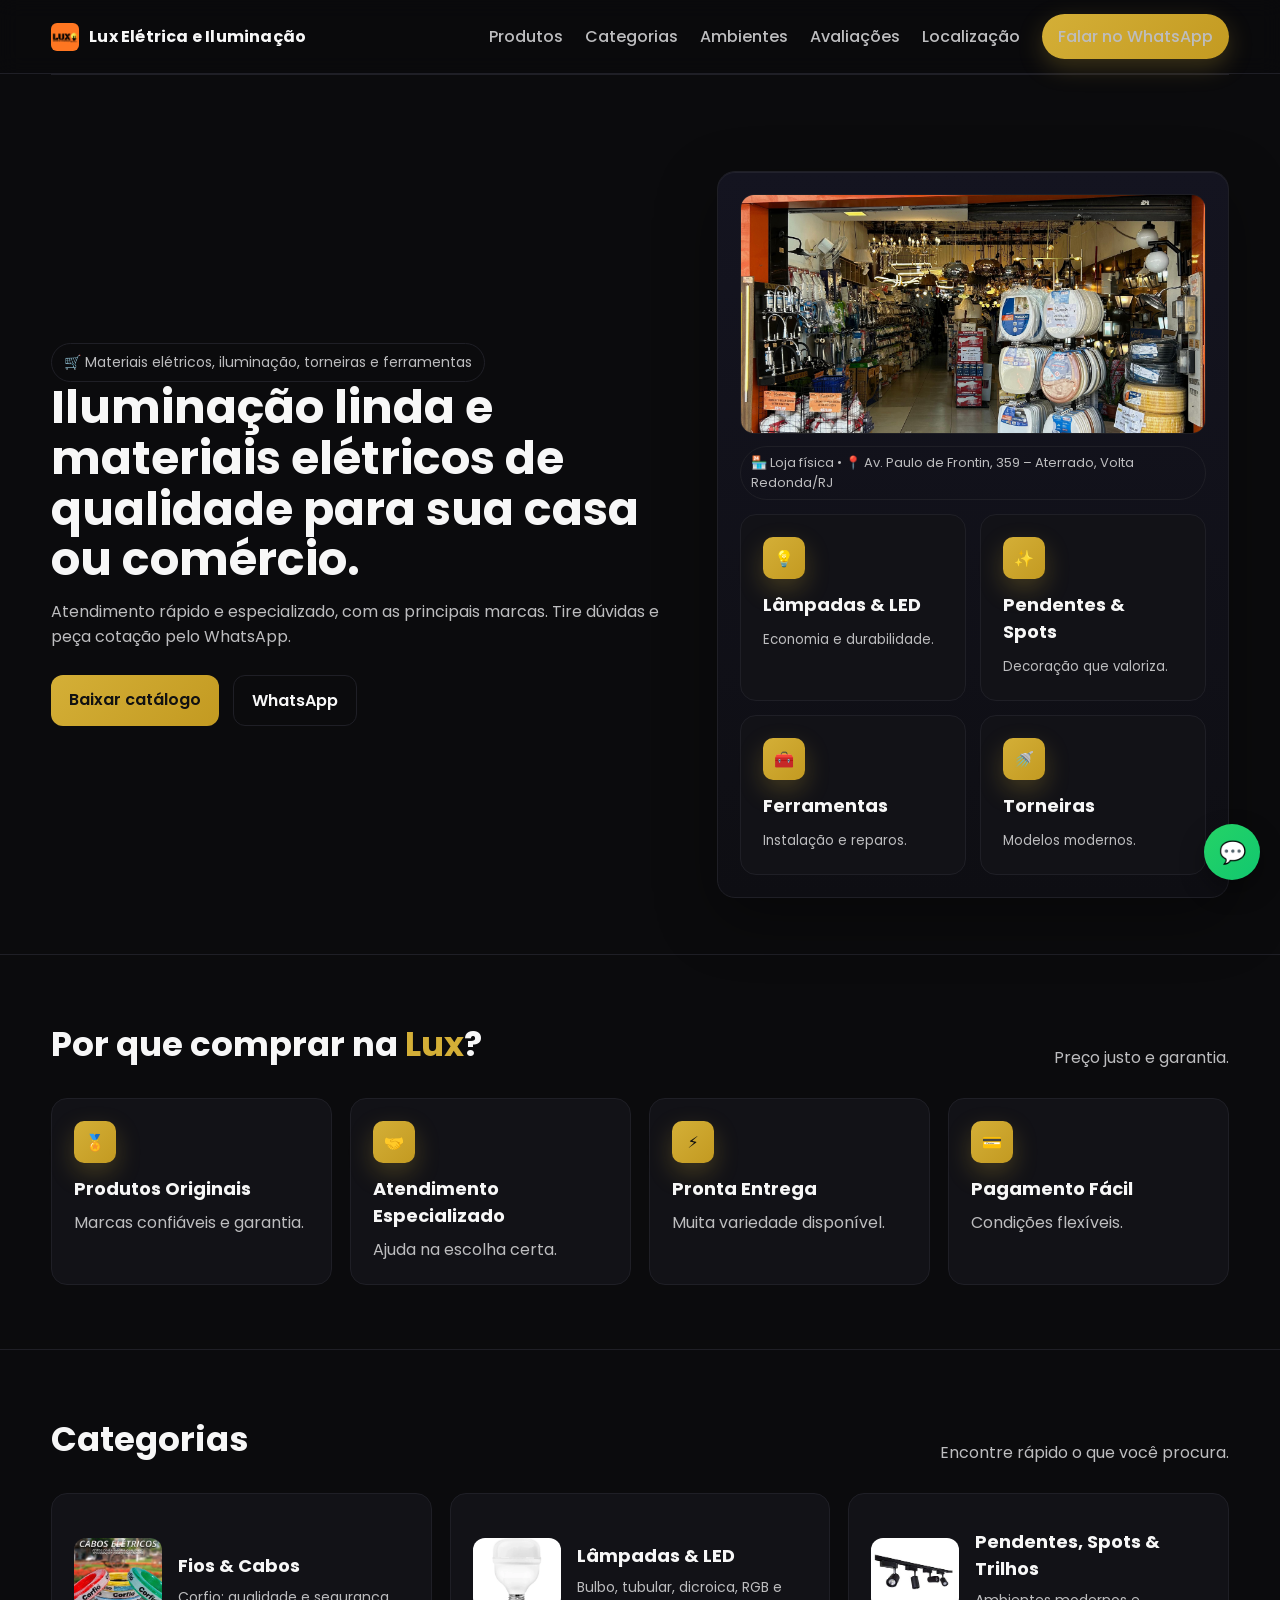
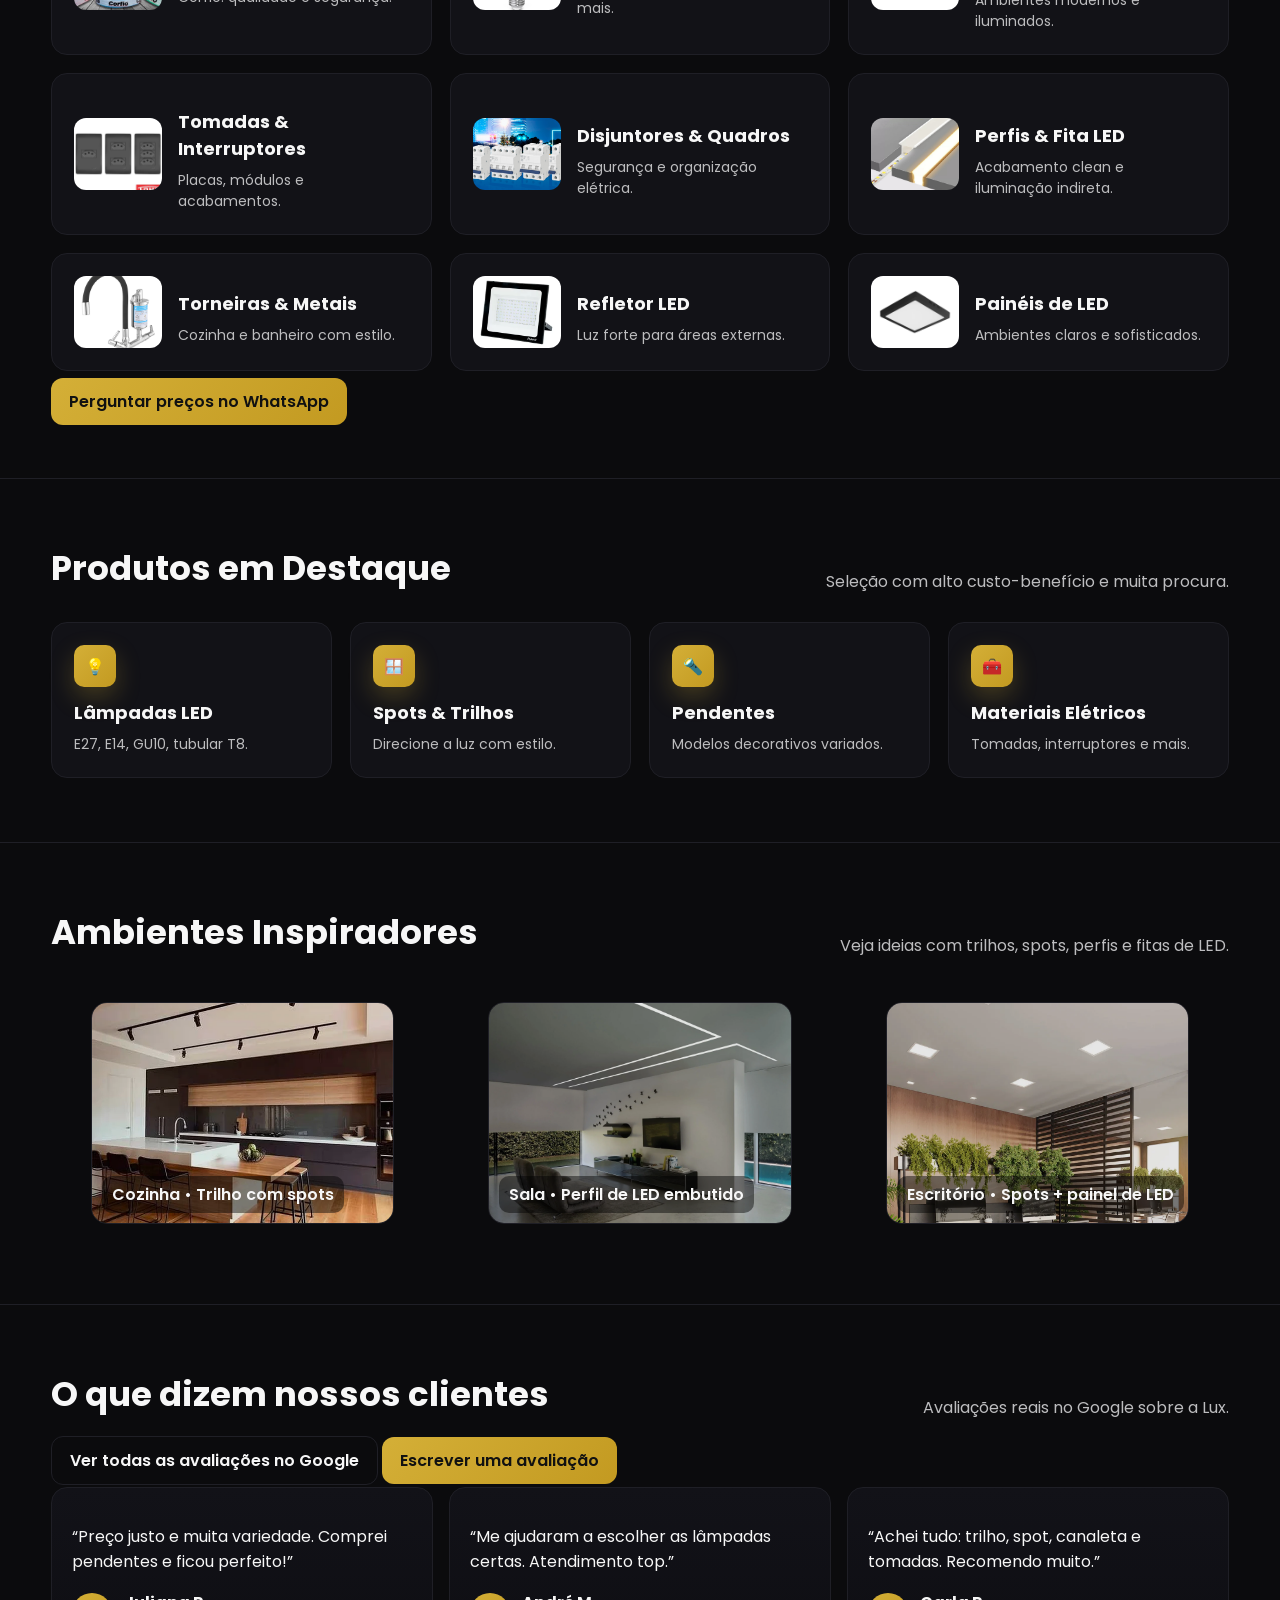
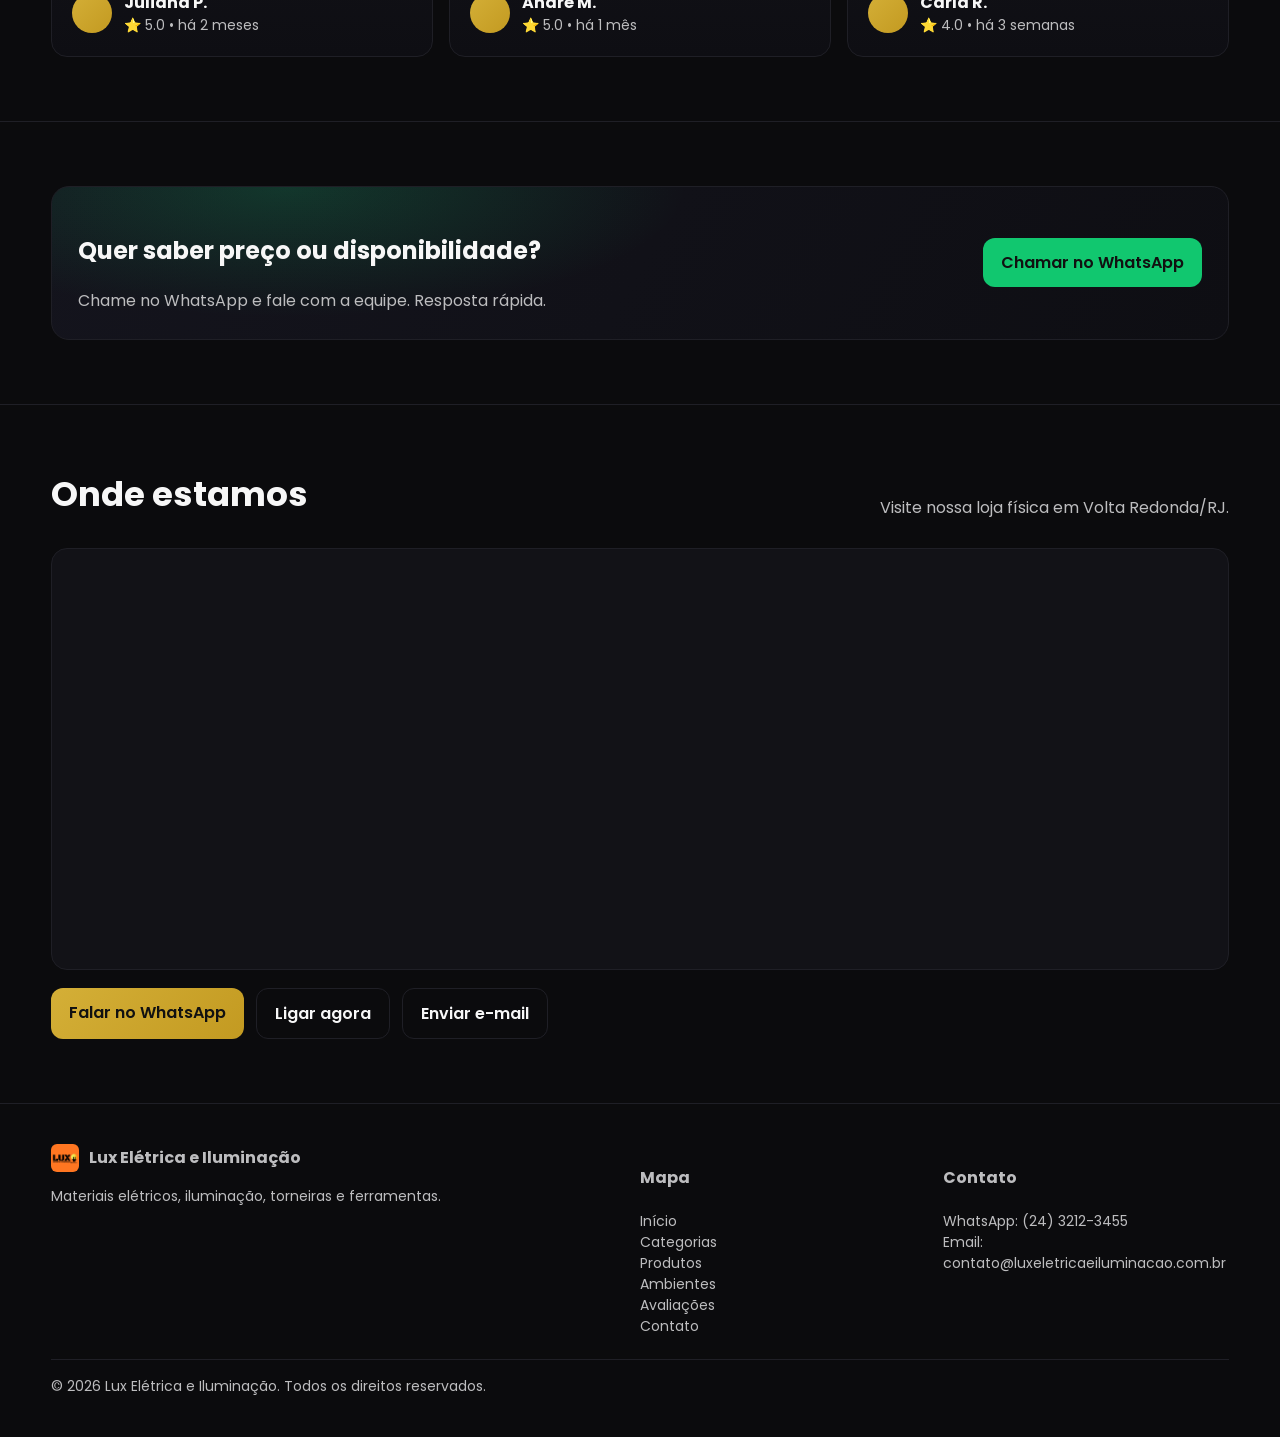
<file: index.html>
<!DOCTYPE html>
<html lang="pt-BR">
<head>
  <meta charset="UTF-8" />
  <meta name="viewport" content="width=device-width, initial-scale=1" />
  <title>Lux Elétrica e Iluminação — Materiais elétricos, LED e torneiras</title>
  <meta name="description" content="Lux Elétrica e Iluminação em Volta Redonda/RJ. Materiais elétricos, iluminação LED, pendentes, spots, torneiras e ferramentas. Atendimento rápido pelo WhatsApp." />

  <!-- FONTE -->
  <link rel="preconnect" href="https://fonts.googleapis.com">
  <link rel="preconnect" href="https://fonts.gstatic.com" crossorigin>
  <link href="https://fonts.googleapis.com/css2?family=Poppins:wght@300;400;500;600;700&display=swap" rel="stylesheet">

  <!-- FAVICONS (opcional) -->
  <link rel="icon" href="img/favicon.png" sizes="32x32">
  <link rel="apple-touch-icon" href="img/apple-touch-icon.png">

  <!-- OG / SOCIAL -->
  <meta property="og:title" content="Lux Elétrica e Iluminação" />
  <meta property="og:description" content="Materiais elétricos e iluminação com atendimento especializado. Fale no WhatsApp." />
  <meta property="og:image" content="img/preview.jpg" />
  <meta property="og:type" content="website" />
  <meta property="og:locale" content="pt_BR" />

  <!-- SCHEMA.ORG (opcional) -->
  <script type="application/ld+json">
  {
    "@context": "https://schema.org",
    "@type": "HardwareStore",
    "name": "Lux Elétrica e Iluminação",
    "image": "img/preview.jpg",
    "address": {
      "@type": "PostalAddress",
      "streetAddress": "Av. Paulo de Frontin, 359 – Aterrado",
      "addressLocality": "Volta Redonda",
      "addressRegion": "RJ",
      "postalCode": "27213-230",
      "addressCountry": "BR"
    },
    "telephone": "+55 24 3212-3455",
    "url": "/"
  }
  </script>

  <link rel="stylesheet" href="style.css">
</head>
<body>
  <!-- HEADER -->
  <header class="site-header" data-scrolled="false">
    <div class="container nav">
      <a href="#inicio" class="brand" aria-label="Ir para o início">
        <img src="img/logo.png" class="logo-img" alt="Logo Lux Elétrica e Iluminação" height="32" width="32" decoding="async">
        <span class="brand-title">Lux Elétrica e Iluminação</span>
      </a>

      <button class="mobile-toggle" aria-label="Abrir menu" aria-controls="menu" aria-expanded="false">
        <span class="hamburger" aria-hidden="true"></span>
        <span class="sr-only">Menu</span>
      </button>

      <nav id="menu" class="menu" aria-label="principal">
        <a href="img/catalogo.pdf" download rel="noopener">Produtos</a>
        <a href="#servicos">Categorias</a>
        <a href="#projetos">Ambientes</a>
        <a href="#depoimentos">Avaliações</a>
        <a href="#contato">Localização</a>
        <a class="cta" href="https://wa.me/552432123455?text=Olá%20Lux!%20Quero%20saber%20sobre%20um%20produto." target="_blank" rel="noopener">Falar no WhatsApp</a>
      </nav>
    </div>
  </header>

  <!-- HERO -->
  <section id="inicio" class="container hero">
    <div class="hero-copy">
      <span class="tagline">🛒 Materiais elétricos, iluminação, torneiras e ferramentas</span>
      <h1>Iluminação linda e materiais elétricos de qualidade para sua casa ou comércio.</h1>
      <p>Atendimento rápido e especializado, com as principais marcas. Tire dúvidas e peça cotação pelo WhatsApp.</p>
      <div class="actions">
        <a class="btn primary" download>Baixar catálogo</a>
        <a class="btn" href="https://wa.me/552432123455?text=Olá%20Lux!%20Quero%20ajuda%20para%20escolher%20um%20produto." target="_blank" rel="noopener">WhatsApp</a>
      </div>
    </div>

    <div>
      <div class="hero-card">
        <img src="img/loja.jpg" class="hero-photo" alt="Fachada da Lux Elétrica e Iluminação" loading="eager" width="960" height="540">
        <div class="chip">🏪 Loja física • 📍 Av. Paulo de Frontin, 359 – Aterrado, Volta Redonda/RJ</div>
        <div class="hero-grid">
          <article class="card"><div class="icon">💡</div><h3>Lâmpadas & LED</h3><small>Economia e durabilidade.</small></article>
          <article class="card"><div class="icon">✨</div><h3>Pendentes & Spots</h3><small>Decoração que valoriza.</small></article>
          <article class="card"><div class="icon">🧰</div><h3>Ferramentas</h3><small>Instalação e reparos.</small></article>
          <article class="card"><div class="icon">🚿</div><h3>Torneiras</h3><small>Modelos modernos.</small></article>
        </div>
      </div>
    </div>
  </section>

  <!-- BENEFÍCIOS -->
  <section aria-labelledby="beneficios-title">
    <div class="container">
      <div class="section-title">
        <h2 id="beneficios-title">Por que comprar na <span class="gold">Lux</span>?</h2>
        <p>Preço justo e garantia.</p>
      </div>
      <div class="grid cols-4">
        <article class="card"><div class="icon">🏅</div><h3>Produtos Originais</h3><p>Marcas confiáveis e garantia.</p></article>
        <article class="card"><div class="icon">🤝</div><h3>Atendimento Especializado</h3><p>Ajuda na escolha certa.</p></article>
        <article class="card"><div class="icon">⚡</div><h3>Pronta Entrega</h3><p>Muita variedade disponível.</p></article>
        <article class="card"><div class="icon">💳</div><h3>Pagamento Fácil</h3><p>Condições flexíveis.</p></article>
      </div>
    </div>
  </section>

  <!-- CATEGORIAS (com imagens locais que você vai inserir) -->
  <section id="servicos" aria-labelledby="categorias-title">
    <div class="container">
      <div class="section-title">
        <h2 id="categorias-title">Categorias</h2>
        <p>Encontre rápido o que você procura.</p>
      </div>

      <div class="grid cols-3">
        <article class="card service-card">
          <img src="img/fios_cabos.jpg" alt="Fios e Cabos" loading="lazy" width="176" height="144">
          <div><h3>Fios & Cabos</h3><p class="hint">Corfio: qualidade e segurança.</p></div>
        </article>

        <article class="card service-card">
          <img src="img/lampadas_led.jpg" alt="Lâmpadas e LED" loading="lazy" width="176" height="144">
          <div><h3>Lâmpadas & LED</h3><p class="hint">Bulbo, tubular, dicroica, RGB e mais.</p></div>
        </article>

        <article class="card service-card">
          <img src="img/pendentes_spots_trilhos.jpg" alt="Pendente, spots e trilhos" loading="lazy" width="176" height="144">
          <div><h3>Pendentes, Spots & Trilhos</h3><p class="hint">Ambientes modernos e iluminados.</p></div>
        </article>

        <article class="card service-card">
          <img src="img/tomadas_interruptores.jpg" alt="Tomadas e Interruptores" loading="lazy" width="176" height="144">
          <div><h3>Tomadas & Interruptores</h3><p class="hint">Placas, módulos e acabamentos.</p></div>
        </article>

        <article class="card service-card">
          <img src="img/disjuntores_quadros.jpg" alt="Disjuntores e quadros" loading="lazy" width="176" height="144">
          <div><h3>Disjuntores & Quadros</h3><p class="hint">Segurança e organização elétrica.</p></div>
        </article>

        <article class="card service-card">
          <img src="img/perfis_fita_led.jpg" alt="Perfis e fitas de LED" loading="lazy" width="176" height="144">
          <div><h3>Perfis & Fita LED</h3><p class="hint">Acabamento clean e iluminação indireta.</p></div>
        </article>

        <article class="card service-card">
          <img src="img/torneiras_metais.jpg" alt="Torneiras e metais" loading="lazy" width="176" height="144">
          <div><h3>Torneiras & Metais</h3><p class="hint">Cozinha e banheiro com estilo.</p></div>
        </article>

        <article class="card service-card">
          <img src="img/refletor_led.jpg" alt="Refletor LED" loading="lazy" width="176" height="144">
          <div><h3>Refletor LED</h3><p class="hint">Luz forte para áreas externas.</p></div>
        </article>

        <article class="card service-card">
          <img src="img/paineis_led.jpg" alt="Painéis de LED" loading="lazy" width="176" height="144">
          <div><h3>Painéis de LED</h3><p class="hint">Ambientes claros e sofisticados.</p></div>
        </article>
      </div>

      <div class="spacer"></div>
      <a class="btn primary" href="https://wa.me/552432123455?text=Olá%20Lux!%20Quero%20preços%20dessas%20categorias." target="_blank" rel="noopener">Perguntar preços no WhatsApp</a>
    </div>
  </section>

  <!-- PRODUTOS EM DESTAQUE -->
  <section id="produtos" aria-labelledby="destaques-title">
    <div class="container">
      <div class="section-title">
        <h2 id="destaques-title">Produtos em Destaque</h2>
        <p>Seleção com alto custo-benefício e muita procura.</p>
      </div>
      <div class="grid cols-4">
        <article class="card"><div class="icon">💡</div><h3>Lâmpadas LED</h3><p class="hint">E27, E14, GU10, tubular T8.</p></article>
        <article class="card"><div class="icon">🪟</div><h3>Spots & Trilhos</h3><p class="hint">Direcione a luz com estilo.</p></article>
        <article class="card"><div class="icon">🔦</div><h3>Pendentes</h3><p class="hint">Modelos decorativos variados.</p></article>
        <article class="card"><div class="icon">🧰</div><h3>Materiais Elétricos</h3><p class="hint">Tomadas, interruptores e mais.</p></article>
      </div>
    </div>
  </section>

  <!-- AMBIENTES (com imagens locais que você vai inserir) -->
  <section id="projetos" aria-labelledby="ambientes-title">
    <div class="container">
      <div class="section-title">
        <h2 id="ambientes-title">Ambientes Inspiradores</h2>
        <p>Veja ideias com trilhos, spots, perfis e fitas de LED.</p>
      </div>

      <div class="projects">
        <figure class="project">
          <img src="img/ambiente1_trilho_cozinha.jpg" alt="Cozinha com trilho e spots" loading="lazy" width="1200" height="220">
          <figcaption class="overlay-caption">Cozinha • Trilho com spots</figcaption>
        </figure>

        <figure class="project">
          <img src="img/ambiente2_perfil_led_sala.jpg" alt="Sala com perfil de LED embutido" loading="lazy" width="1200" height="220">
          <figcaption class="overlay-caption">Sala • Perfil de LED embutido</figcaption>
        </figure>

        <figure class="project">
          <img src="img/ambiente3_escritorio_spots_painel.jpg" alt="Escritório com spots e painel de LED" loading="lazy" width="1200" height="220">
          <figcaption class="overlay-caption">Escritório • Spots + painel de LED</figcaption>
        </figure>
      </div>
    </div>
  </section>

  <!-- DEPOIMENTOS -->
  <section id="depoimentos" aria-labelledby="reviews-title">
    <div class="container">
      <div class="section-title">
        <h2 id="reviews-title">O que dizem nossos clientes</h2>
        <p>Avaliações reais no Google sobre a Lux.</p>
      </div>

      <div class="actions" style="margin-bottom:14px">
        <a class="btn" id="btnAbrirAvaliacoes" target="_blank" rel="noopener">Ver todas as avaliações no Google</a>
        <a class="btn primary" id="btnEscreverAvaliacao" target="_blank" rel="noopener">Escrever uma avaliação</a>
      </div>

      <div id="reviews" class="testimonials" aria-live="polite" data-preloaded="true">
        <article class="testimonial">
          <p>“Preço justo e muita variedade. Comprei pendentes e ficou perfeito!”</p>
          <div class="who"><div class="avatar" aria-hidden="true"></div><div><strong>Juliana P.</strong><div class="hint">⭐ 5.0 • há 2 meses</div></div></div>
        </article>
        <article class="testimonial">
          <p>“Me ajudaram a escolher as lâmpadas certas. Atendimento top.”</p>
          <div class="who"><div class="avatar" aria-hidden="true"></div><div><strong>André M.</strong><div class="hint">⭐ 5.0 • há 1 mês</div></div></div>
        </article>
        <article class="testimonial">
          <p>“Achei tudo: trilho, spot, canaleta e tomadas. Recomendo muito.”</p>
          <div class="who"><div class="avatar" aria-hidden="true"></div><div><strong>Carla R.</strong><div class="hint">⭐ 4.0 • há 3 semanas</div></div></div>
        </article>
      </div>

      <noscript>
        <p class="hint">
          Ative o JavaScript para ver avaliações atualizadas aqui. Você também pode abrir no Google:
          <a href="#" id="nojsAllReviews">Avaliações no Google</a>
        </p>
      </noscript>
    </div>
  </section>

  <!-- CTA -->
  <section aria-labelledby="cta-title">
    <div class="container">
      <div class="cta-block">
        <div>
          <h2 id="cta-title">Quer saber preço ou disponibilidade?</h2>
          <p>Chame no WhatsApp e fale com a equipe. Resposta rápida.</p>
        </div>
        <a class="btn" href="https://wa.me/552432123455?text=Olá%20Lux!%20Quero%20saber%20o%20preço%20de..." target="_blank" rel="noopener" data-source="cta">Chamar no WhatsApp</a>
      </div>
    </div>
  </section>

  <!-- CONTATO -->
  <section id="contato" aria-labelledby="contato-title">
    <div class="container">
      <div class="section-title">
        <h2 id="contato-title">Onde estamos</h2>
        <p>Visite nossa loja física em Volta Redonda/RJ.</p>
      </div>
      <div class="card map-card">
        <iframe title="Mapa da Lux Elétrica e Iluminação"
          style="border:0;width:100%;height:420px;display:block"
          loading="lazy" allowfullscreen
          src="https://www.google.com/maps/embed?pb=!1m18!1m12!1m3!1d3676.301077646628!2d-44.09638872475549!3d-22.50880018520925!2m3!1f0!2f0!3f0!3m2!1i1024!2i768!4f13.1!3m3!1m2!1s0x9ea313d9bf1903%3A0xce951c15e3cbb082!2sLUX%20EL%C3%89TRICA%20%26%20ILUMINA%C3%87%C3%83O!5e0!3m2!1spt-BR!2sbr!4v1724098220000!5m2!1spt-BR!2sbr">
        </iframe>
      </div>

      <div class="spacer"></div>
      <div class="contact-quick">
        <a class="btn primary" href="https://wa.me/552432123455?text=Olá%20Lux!%20Quero%20saber%20sobre%20um%20produto." target="_blank" rel="noopener">Falar no WhatsApp</a>
        <a class="btn" href="tel:+552432123455" rel="nofollow">Ligar agora</a>
        <a class="btn" href="mailto:contato@luxeletricaeiluminacao.com.br">Enviar e-mail</a>
      </div>
    </div>
  </section>

  <!-- FOOTER -->
  <footer>
    <div class="container">
      <div class="footgrid">
        <div>
          <div class="brand">
            <img src="img/logo.png" class="logo-img" alt="Logo Lux" height="28" width="28" decoding="async">
            <span>Lux Elétrica e Iluminação</span>
          </div>
          <p class="hint">Materiais elétricos, iluminação, torneiras e ferramentas.</p>
        </div>
        <div>
          <h4>Mapa</h4>
          <div class="hint">
            <a href="#inicio">Início</a><br>
            <a href="#servicos">Categorias</a><br>
            <a href="#produtos">Produtos</a><br>
            <a href="#projetos">Ambientes</a><br>
            <a href="#depoimentos">Avaliações</a><br>
            <a href="#contato">Contato</a>
          </div>
        </div>
        <div>
          <h4>Contato</h4>
          <div class="hint">
            WhatsApp: <a href="https://wa.me/552432123455" target="_blank" rel="noopener">(24) 3212-3455</a><br>
            Email: <a href="mailto:contato@luxeletricaeiluminacao.com.br">contato@luxeletricaeiluminacao.com.br</a>
          </div>
        </div>
      </div>
      <div class="copyright">© <span id="year"></span> Lux Elétrica e Iluminação. Todos os direitos reservados.</div>
    </div>
  </footer>

  <!-- BOTÃO FLOTANTE WHATSAPP -->
  <a class="fab-whatsapp" href="https://wa.me/552432123455?text=Olá%20Lux!%20Vim%20pelo%20site." target="_blank" rel="noopener" aria-label="Abrir WhatsApp">
    <span aria-hidden="true">💬</span>
  </a>

  <!-- JS -->
  <script src="script.js" defer></script>
</body>
</html>







<!-- 
https://www.canva.com/design/DAGwoAw8GS8/BctmGFdvA_5pXKc_PsEbDw/edit?utm_content=DAGwoAw8GS8&utm_campaign=designshare&utm_medium=link2&utm_source=sharebutton -->
</file>
<file: style.css>
:root{
  --bg:#0b0b0d; --text:#f7f7f7; --muted:#bdbdbf;
  --gold:#d4af37; --gold-2:#c39a21;
  --card:#121217; --stroke:#1f1f26; --accent:#11c76f;
  --shadow:0 20px 60px rgba(0,0,0,.35);
}
*{box-sizing:border-box}
html{scroll-behavior:smooth}
body{margin:0;font-family:Poppins,system-ui,-apple-system,Segoe UI,Roboto,Arial;color:var(--text);
  background:radial-gradient(1200px 600px at 80% -20%, rgba(212,175,55,.12), transparent 50%), var(--bg);
  -webkit-font-smoothing:antialiased;-moz-osx-font-smoothing:grayscale}
a{color:inherit;text-decoration:none} img{max-width:100%;display:block}
.container{width:min(1200px,92%);margin-inline:auto}
.sr-only{position:absolute;width:1px;height:1px;margin:-1px;border:0;padding:0;white-space:nowrap;clip-path:inset(50%);clip:rect(0 0 0 0);overflow:hidden}

/* HEADER */
.site-header{position:sticky;top:0;z-index:50;backdrop-filter:saturate(180%) blur(10px);
  background:rgba(11,11,13,.72);border-bottom:1px solid var(--stroke);transition:background .25s, box-shadow .25s}
.site-header[data-scrolled="true"]{background:rgba(11,11,13,.9);box-shadow:0 8px 24px rgba(0,0,0,.25)}
.nav{display:flex;align-items:center;justify-content:space-between;gap:16px;padding:14px 0}
.brand{display:flex;align-items:center;gap:10px;font-weight:700}
.brand-title{letter-spacing:.2px}
.logo-img{height:28px;width:auto;border-radius:6px;display:block}
.menu{display:flex;gap:22px;align-items:center}
.menu a{font-weight:500;color:var(--muted);transition:color .2s}
.menu a:hover{color:var(--text)}
.cta{padding:10px 16px;border-radius:999px;background:linear-gradient(135deg,var(--gold),var(--gold-2));color:#111;font-weight:700;box-shadow:0 8px 24px rgba(212,175,55,.25)}
.mobile-toggle{display:none;border:1px solid var(--stroke);padding:10px 12px;border-radius:12px;background:#0e0e13;color:var(--text)}
.hamburger{width:20px;height:2px;background:var(--text);position:relative;display:block}
.hamburger::before,.hamburger::after{content:"";position:absolute;left:0;right:0;height:2px;background:var(--text)}
.hamburger::before{top:-6px}.hamburger::after{top:6px}
@media (max-width:900px){
  .menu{position:fixed;inset:60px 0 auto 0;background:rgba(11,11,13,.98);padding:18px 24px;display:none;flex-direction:column;gap:14px;border-bottom:1px solid var(--stroke)}
  .menu.open{display:flex} .mobile-toggle{display:inline-flex;align-items:center;gap:8px}
}

/* HERO */
.hero{padding:96px 0 56px;display:grid;grid-template-columns:1.1fr .9fr;gap:40px;align-items:center}
.hero h1{font-size:clamp(28px,4vw,46px);line-height:1.1;margin:0}
.hero p{color:var(--muted);margin:14px 0 26px}
.hero .actions{display:flex;gap:14px;flex-wrap:wrap}
.btn{padding:12px 18px;border-radius:12px;border:1px solid var(--stroke);font-weight:600;transition:transform .08s, box-shadow .2s}
.btn:active{transform:translateY(1px)}
.btn.primary{border:none;background:linear-gradient(135deg,var(--gold),var(--gold-2));color:#111}
.tagline{display:inline-flex;gap:8px;align-items:center;padding:8px 12px;border:1px solid var(--stroke);border-radius:999px;color:var(--muted);font-size:14px}
.hero-card{background:linear-gradient(180deg,#141420,#0e0e13);border:1px solid var(--stroke);border-radius:18px;padding:22px;box-shadow:inset 0 1px 0 rgba(255,255,255,.06), var(--shadow)}
.hero-grid{display:grid;grid-template-columns:1fr 1fr;gap:14px;margin-top:14px}
.hero-card small{color:var(--muted)}
.chip{display:inline-flex;align-items:center;gap:8px;border:1px solid var(--stroke);border-radius:999px;padding:6px 10px;color:var(--muted);font-size:13px}
.hero-photo{width:100%;height:240px;object-fit:cover;border-radius:14px;margin-bottom:12px;border:1px solid var(--stroke);filter:brightness(.96)}
@media (max-width:900px){.hero{grid-template-columns:1fr}}

/* SECTIONS */
section{padding:64px 0;border-top:1px solid var(--stroke)}
.section-title{display:flex;align-items:end;justify-content:space-between;gap:16px;margin-bottom:28px}
.section-title h2{margin:0;font-size:clamp(22px,3vw,34px)}
.section-title p{margin:0;color:var(--muted)}
.gold{color:var(--gold)}
.grid{display:grid;gap:18px}
.grid.cols-3{grid-template-columns:repeat(3,1fr)} .grid.cols-4{grid-template-columns:repeat(4,1fr)}
@media (max-width:900px){.grid.cols-3{grid-template-columns:1fr} .grid.cols-4{grid-template-columns:1fr 1fr}}
.card{background:var(--card);border:1px solid var(--stroke);border-radius:16px;padding:22px;transition:transform .12s, box-shadow .2s, border-color .2s}
.card:hover{transform:translateY(-2px);box-shadow:0 14px 30px rgba(0,0,0,.35);border-color:#2a2a33}
.icon{height:42px;width:42px;border-radius:10px;background:linear-gradient(135deg,var(--gold),var(--gold-2));display:grid;place-items:center;color:#111;font-weight:900;box-shadow:0 10px 24px rgba(212,175,55,.25)}
.card h3{margin:12px 0 8px;font-size:18px} .card p{margin:0;color:var(--muted)}

.service-card{display:grid;grid-template-columns:88px 1fr;gap:16px;align-items:center}
.service-card img{height:72px;width:88px;object-fit:cover;border-radius:12px}

.projects{display:grid;grid-template-columns:repeat(3,1fr);gap:14px}
.project{position:relative;border-radius:16px;overflow:hidden;border:1px solid var(--stroke)}
.project img{height:220px;width:100%;object-fit:cover;filter:brightness(.9);transition:transform .4s}
.project:hover img{transform:scale(1.04)}
.overlay-caption{position:absolute;left:10px;bottom:10px;font-weight:600;background:rgba(0,0,0,.45);padding:6px 10px;border-radius:10px}
@media (max-width:900px){.projects{grid-template-columns:1fr 1fr}}
@media (max-width:640px){.projects{grid-template-columns:1fr}}

.testimonials{display:grid;grid-template-columns:repeat(3,1fr);gap:16px}
.testimonial{padding:20px;border-radius:16px;border:1px solid var(--stroke);background:linear-gradient(180deg,#121218,#0e0e13)}
.testimonial .who{display:flex;gap:12px;align-items:center;margin-top:12px}
.avatar{height:40px;width:40px;border-radius:50%;background:linear-gradient(135deg,var(--gold),var(--gold-2))}
@media (max-width:900px){.testimonials{grid-template-columns:1fr}}

.cta-block{background:radial-gradient(800px 260px at 20% 0%, rgba(17,199,111,.2), transparent 50%), linear-gradient(120deg,#14141d,#0e0e13);border:1px solid var(--stroke);padding:26px;border-radius:18px;display:grid;grid-template-columns:1fr auto;gap:16px;align-items:center}
.cta-block p{color:var(--muted);margin:8px 0 0}
.cta-block .btn{background:var(--accent);color:#111;border:none}
@media (max-width:900px){.cta-block{grid-template-columns:1fr}}

form{display:grid;gap:12px}
input,textarea{background:#0d0d12;border:1px solid var(--stroke);border-radius:12px;padding:12px 14px;color:var(--text);font:inherit}
textarea{min-height:120px} .hint{color:var(--muted);font-size:14px}

footer{padding:40px 0;border-top:1px solid var(--stroke);color:var(--muted)}
.footgrid{display:grid;grid-template-columns:2fr 1fr 1fr;gap:18px}
.footgrid a{color:var(--muted)} .footgrid a:hover{color:var(--text)}
.copyright{margin-top:22px;border-top:1px solid var(--stroke);padding-top:16px;font-size:14px}
@media (max-width:900px){.footgrid{grid-template-columns:1fr}}
.spacer{height:18px}

.map-card{padding:0;overflow:hidden;border-radius:16px;border:1px solid var(--stroke)}
.contact-quick{display:flex;gap:12px;flex-wrap:wrap}

/* FAB WhatsApp */
.fab-whatsapp{position:fixed;right:20px;bottom:20px;z-index:60;height:56px;width:56px;border-radius:999px;display:grid;place-items:center;font-size:22px;background:linear-gradient(135deg,#25D366,#11c76f);color:#0b0b0d;border:none;box-shadow:0 10px 24px rgba(0,0,0,.35);transition:transform .12s, box-shadow .2s}
.fab-whatsapp:hover{transform:translateY(-2px);box-shadow:0 14px 30px rgba(0,0,0,.4)}

@media (prefers-reduced-motion:reduce){*{transition:none!important;animation:none!important}}
</file>
